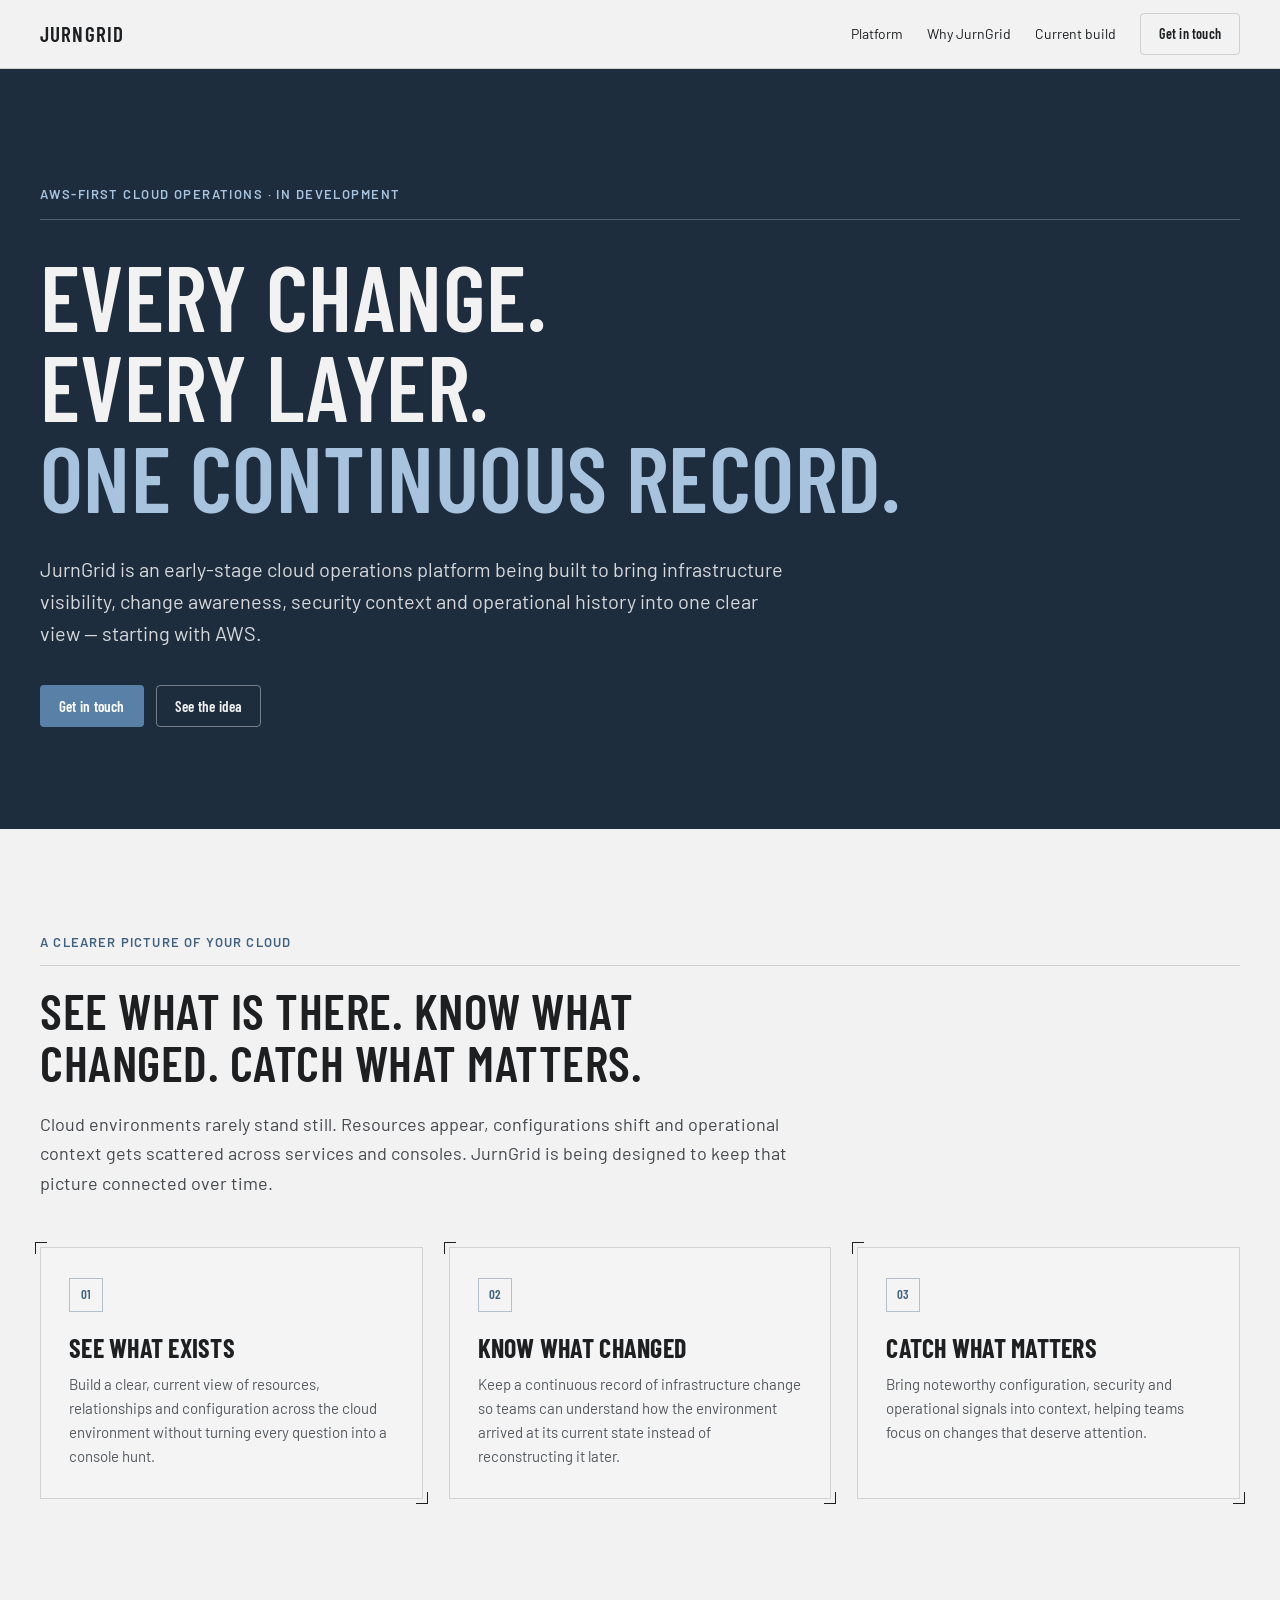
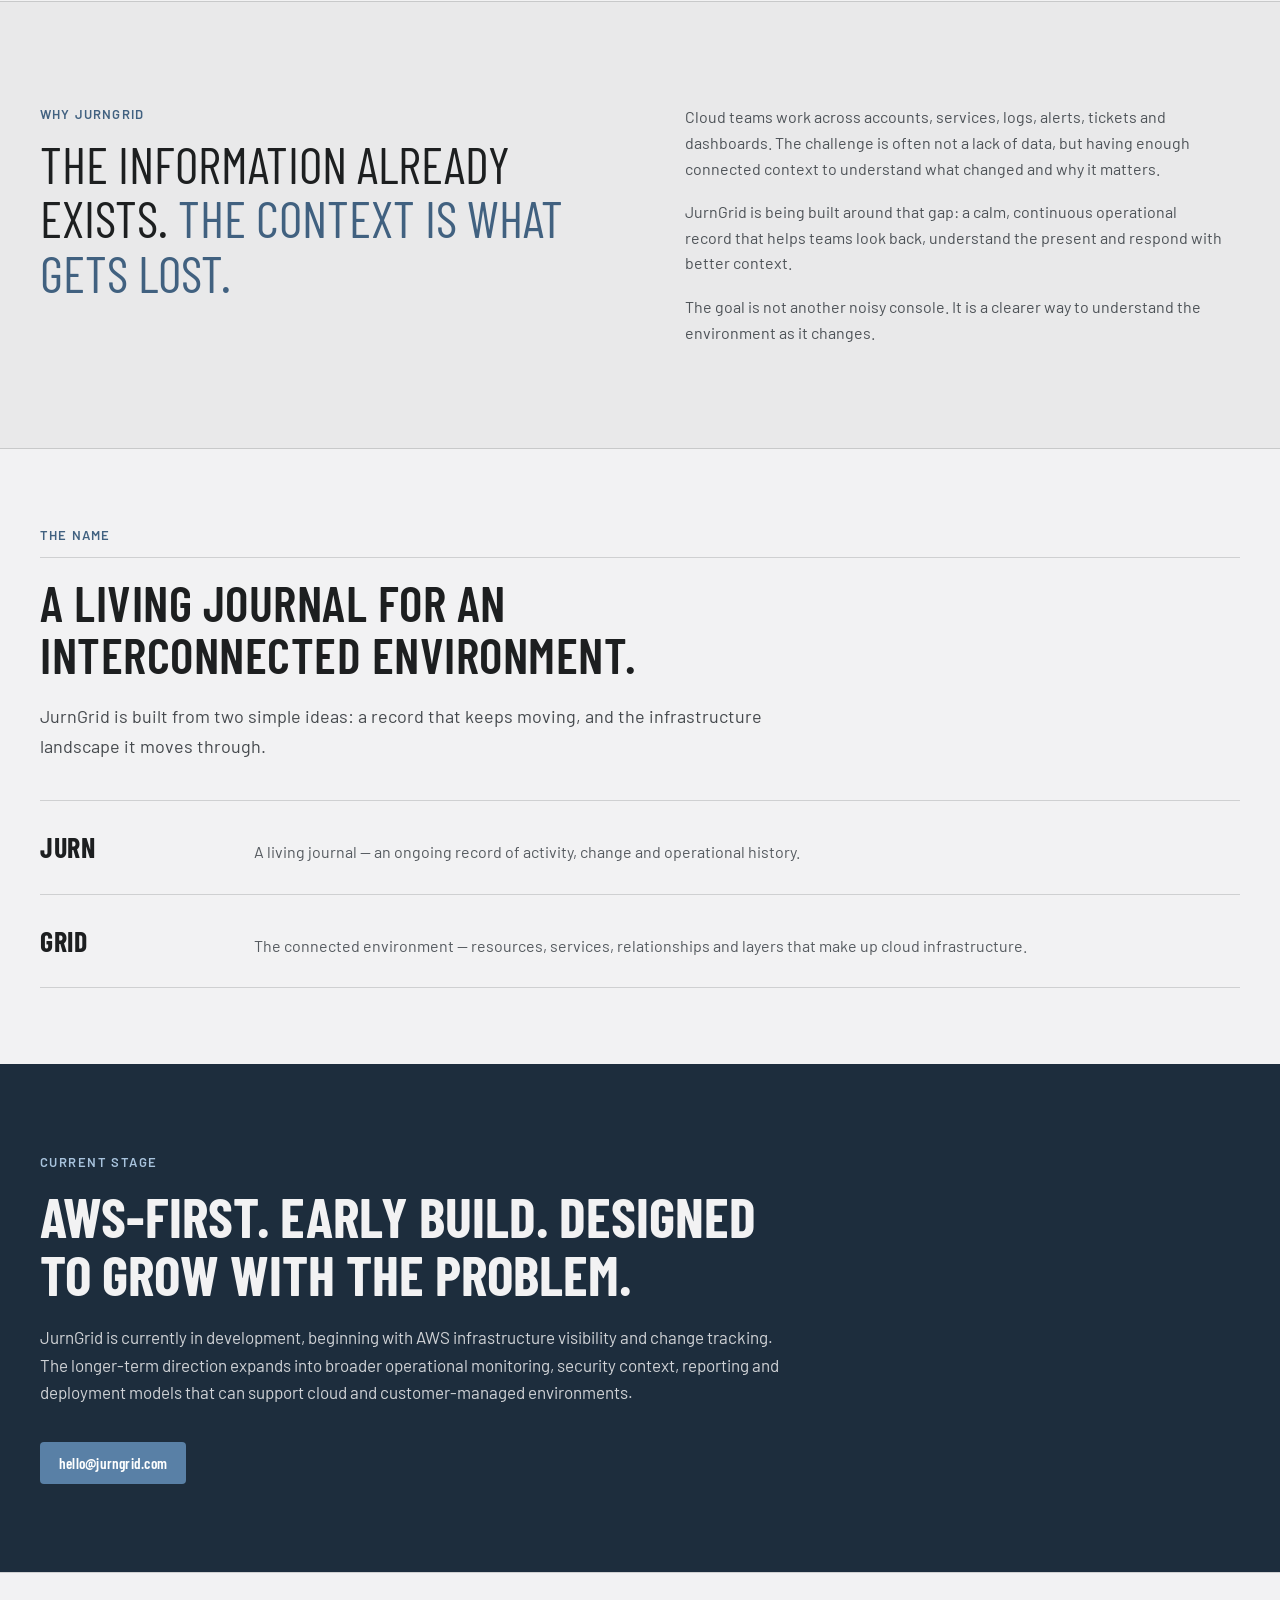
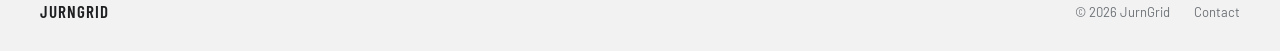
<file: index.html>
<!DOCTYPE html>
<html lang="en">
<head>
  <meta charset="utf-8">
  <meta name="viewport" content="width=device-width, initial-scale=1">
  <meta name="description" content="JurnGrid is an early-stage AWS-first cloud operations platform being built to create a continuous record of infrastructure changes, context and operational signals.">
  <meta name="theme-color" content="#1d2d3d">
  <title>JurnGrid — Every change. Every layer. One continuous record.</title>
  <link rel="stylesheet" href="styles.css">
</head>
<body>
  <nav class="nav" aria-label="Primary navigation">
    <div class="wrap nav-inner">
      <a class="brand" href="#top">JurnGrid</a>
      <a href="#platform">Platform</a>
      <a href="#why">Why JurnGrid</a>
      <a href="#build">Current build</a>
      <a class="btn btn-light nav-cta" href="mailto:hello@jurngrid.com">Get in touch</a>
    </div>
  </nav>

  <main id="top">
    <section class="hero">
      <div class="wrap hero-inner">
        <span class="eyebrow">AWS-first cloud operations · in development</span>
        <hr class="rule">
        <h1>
          Every change.<br>
          Every layer.<br>
          <span class="soft">One continuous record.</span>
        </h1>
        <p class="hero-copy">
          JurnGrid is an early-stage cloud operations platform being built to bring infrastructure visibility, change awareness, security context and operational history into one clear view — starting with AWS.
        </p>
        <div class="hero-actions">
          <a class="btn btn-primary" href="mailto:hello@jurngrid.com">Get in touch</a>
          <a class="btn btn-outline" href="#platform">See the idea</a>
        </div>
      </div>
    </section>

    <section class="section" id="platform">
      <div class="wrap">
        <span class="section-label">A clearer picture of your cloud</span>
        <hr class="section-line">
        <h2>See what is there. Know what changed. Catch what matters.</h2>
        <p class="lead">
          Cloud environments rarely stand still. Resources appear, configurations shift and operational context gets scattered across services and consoles. JurnGrid is being designed to keep that picture connected over time.
        </p>

        <div class="cards">
          <article class="blueprint">
            <div class="icon">01</div>
            <h3>See what exists</h3>
            <p>Build a clear, current view of resources, relationships and configuration across the cloud environment without turning every question into a console hunt.</p>
          </article>

          <article class="blueprint">
            <div class="icon">02</div>
            <h3>Know what changed</h3>
            <p>Keep a continuous record of infrastructure change so teams can understand how the environment arrived at its current state instead of reconstructing it later.</p>
          </article>

          <article class="blueprint">
            <div class="icon">03</div>
            <h3>Catch what matters</h3>
            <p>Bring noteworthy configuration, security and operational signals into context, helping teams focus on changes that deserve attention.</p>
          </article>
        </div>
      </div>
    </section>

    <section class="section thesis" id="why">
      <div class="wrap thesis-grid">
        <div>
          <span class="section-label">Why JurnGrid</span>
          <p class="quote">The information already exists. <span>The context is what gets lost.</span></p>
        </div>
        <div class="prose">
          <p>Cloud teams work across accounts, services, logs, alerts, tickets and dashboards. The challenge is often not a lack of data, but having enough connected context to understand what changed and why it matters.</p>
          <p>JurnGrid is being built around that gap: a calm, continuous operational record that helps teams look back, understand the present and respond with better context.</p>
          <p>The goal is not another noisy console. It is a clearer way to understand the environment as it changes.</p>
        </div>
      </div>
    </section>

    <section class="section compact" aria-labelledby="name-heading">
      <div class="wrap">
        <span class="section-label">The name</span>
        <hr class="section-line">
        <h2 id="name-heading">A living journal for an interconnected environment.</h2>
        <p class="lead">JurnGrid is built from two simple ideas: a record that keeps moving, and the infrastructure landscape it moves through.</p>

        <div style="margin-top: 38px;">
          <div class="nameplate">
            <strong>Jurn</strong>
            <p>A living journal — an ongoing record of activity, change and operational history.</p>
          </div>
          <div class="nameplate">
            <strong>Grid</strong>
            <p>The connected environment — resources, services, relationships and layers that make up cloud infrastructure.</p>
          </div>
        </div>
      </div>
    </section>

    <section class="status" id="build">
      <div class="wrap status-inner">
        <span class="eyebrow">Current stage</span>
        <h2>AWS-first. Early build. Designed to grow with the problem.</h2>
        <p>
          JurnGrid is currently in development, beginning with AWS infrastructure visibility and change tracking. The longer-term direction expands into broader operational monitoring, security context, reporting and deployment models that can support cloud and customer-managed environments.
        </p>
        <div class="hero-actions">
          <a class="btn btn-primary" href="mailto:hello@jurngrid.com">hello@jurngrid.com</a>
        </div>
      </div>
    </section>
  </main>

  <footer class="footer">
    <div class="wrap footer-inner">
      <span class="footer-brand">JurnGrid</span>
      <span>© <span id="year"></span> JurnGrid</span>
      <a href="mailto:hello@jurngrid.com">Contact</a>
    </div>
  </footer>

  <script>
    document.getElementById('year').textContent = new Date().getFullYear();
  </script>
</body>
</html>
</file>
<file: styles.css>
@import url('https://fonts.googleapis.com/css2?family=Barlow:wght@400;500;600;700&family=Barlow+Condensed:wght@500;600&display=swap');

:root {
  --bg: #f2f2f3;
  --surface: #e9e9ea;
  --text: #1d1f20;
  --muted: #666b70;
  --blue: #5980a6;
  --blue-600: #597ea3;
  --blue-700: #416180;
  --navy: #1d2d3d;
  --navy-2: #263b4e;
  --sky: #a8c3dd;
  --line: rgba(29,31,32,.16);
  --font-body: "Barlow", system-ui, -apple-system, BlinkMacSystemFont, "Segoe UI", sans-serif;
  --font-head: "Barlow Condensed", system-ui, sans-serif;
}

* { box-sizing: border-box; }
html { scroll-behavior: smooth; }
body {
  margin: 0;
  background: var(--bg);
  color: var(--text);
  font-family: var(--font-body);
  font-size: 16px;
  line-height: 1.6;
  text-wrap: pretty;
}

a { color: inherit; }
img { max-width: 100%; display: block; }
::selection { background: rgba(89,128,166,.22); }

.wrap {
  width: min(1200px, calc(100% - 40px));
  margin: 0 auto;
}

.nav {
  position: sticky;
  top: 0;
  z-index: 50;
  background: rgba(242,242,243,.94);
  backdrop-filter: blur(12px);
  border-bottom: 1px solid var(--line);
}

.nav-inner {
  min-height: 68px;
  display: flex;
  align-items: center;
  gap: 24px;
}

.brand {
  margin-right: auto;
  font-family: var(--font-head);
  font-weight: 600;
  font-size: 21px;
  letter-spacing: .055em;
  text-transform: uppercase;
  text-decoration: none;
}

.nav a:not(.brand) {
  font-size: 14px;
  text-decoration: none;
}

.nav a:hover { color: var(--blue-700); }

.btn {
  display: inline-flex;
  align-items: center;
  justify-content: center;
  min-height: 42px;
  padding: 0 18px;
  border: 1px solid transparent;
  border-radius: 4px;
  font-family: var(--font-head);
  font-size: 15px;
  font-weight: 600;
  letter-spacing: .015em;
  text-decoration: none;
  transition: 160ms ease;
}

.btn-primary { background: var(--blue); color: #fff; }
.btn-primary:hover { background: var(--blue-600); color: #fff !important; }
.btn-outline { border-color: rgba(242,242,243,.42); color: #f2f2f3; }
.btn-outline:hover { background: rgba(255,255,255,.08); color: #fff !important; }
.btn-light { border-color: var(--line); }
.btn-light:hover { background: rgba(29,31,32,.05); }

.hero {
  background:
    linear-gradient(135deg, rgba(255,255,255,.025) 0 1px, transparent 1px 32px),
    var(--navy);
  color: #f2f2f3;
}

.hero-inner { padding: clamp(64px, 9vw, 120px) 0 clamp(62px, 8vw, 104px); }
.eyebrow {
  display: block;
  margin-bottom: 14px;
  color: var(--sky);
  font-size: 13px;
  font-weight: 600;
  letter-spacing: .11em;
  text-transform: uppercase;
}
.rule { height: 1px; border: 0; background: rgba(242,242,243,.24); margin: 0 0 30px; }
.hero h1 {
  max-width: 940px;
  margin: 0;
  font-family: var(--font-head);
  font-size: clamp(48px, 7.2vw, 94px);
  font-weight: 600;
  line-height: .98;
  letter-spacing: .005em;
  text-transform: uppercase;
}
.hero h1 .soft { color: var(--sky); }
.hero-copy {
  max-width: 760px;
  margin: 32px 0 0;
  color: rgba(242,242,243,.87);
  font-size: clamp(17px, 1.6vw, 20px);
  line-height: 1.6;
}
.hero-actions { display: flex; flex-wrap: wrap; gap: 12px; margin-top: 36px; }

.section { padding: clamp(62px, 8vw, 104px) 0; }
.section.compact { padding: clamp(46px, 6vw, 76px) 0; }
.section-label {
  display: block;
  margin-bottom: 12px;
  color: var(--blue-700);
  font-size: 13px;
  font-weight: 600;
  letter-spacing: .09em;
  text-transform: uppercase;
}
.section-line { height: 1px; border: 0; background: var(--line); margin: 0 0 18px; }
.section h2 {
  max-width: 760px;
  margin: 0;
  font-family: var(--font-head);
  font-size: clamp(34px, 4vw, 50px);
  font-weight: 600;
  line-height: 1.04;
  text-transform: uppercase;
  letter-spacing: .01em;
}
.lead {
  max-width: 760px;
  margin: 22px 0 0;
  font-size: 18px;
  line-height: 1.65;
  color: #45494d;
}

.cards {
  display: grid;
  grid-template-columns: repeat(3, minmax(0,1fr));
  gap: 26px;
  margin-top: 48px;
}

.blueprint {
  position: relative;
  border: 1px solid var(--line);
  padding: 30px 28px;
  min-height: 240px;
  background: rgba(255,255,255,.16);
}
.blueprint::before,
.blueprint::after {
  content: "";
  position: absolute;
  width: 11px;
  height: 11px;
  border-color: rgba(29,31,32,.42);
}
.blueprint::before { left: -6px; top: -6px; border-left: 1px solid; border-top: 1px solid; }
.blueprint::after { right: -6px; bottom: -6px; border-right: 1px solid; border-bottom: 1px solid; }
.icon {
  width: 34px;
  height: 34px;
  display: grid;
  place-items: center;
  border: 1px solid rgba(65,97,128,.36);
  color: var(--blue-700);
  font-family: var(--font-head);
  font-weight: 600;
  font-size: 13px;
}
.blueprint h3 {
  margin: 22px 0 10px;
  font-family: var(--font-head);
  font-size: 26px;
  line-height: 1.08;
  text-transform: uppercase;
  letter-spacing: .01em;
}
.blueprint p { margin: 0; color: #555a5f; font-size: 15px; }

.thesis {
  background: var(--surface);
  border-block: 1px solid var(--line);
}
.thesis-grid {
  display: grid;
  grid-template-columns: minmax(0,1fr) minmax(0,1fr);
  gap: clamp(38px, 7vw, 90px);
  align-items: start;
}
.quote {
  margin: 0;
  font-family: var(--font-head);
  font-size: clamp(34px, 4vw, 52px);
  line-height: 1.06;
  text-transform: uppercase;
}
.quote span { color: var(--blue-700); }
.prose p { margin: 0 0 18px; color: #4d5257; }
.prose p:last-child { margin-bottom: 0; }

.nameplate {
  display: grid;
  grid-template-columns: 180px 1fr;
  gap: 34px;
  align-items: baseline;
  padding: 24px 0;
  border-top: 1px solid var(--line);
}
.nameplate:last-child { border-bottom: 1px solid var(--line); }
.nameplate strong {
  font-family: var(--font-head);
  font-size: 28px;
  text-transform: uppercase;
  letter-spacing: .025em;
}
.nameplate p { margin: 0; color: #555a5f; }

.status {
  background: var(--navy);
  color: #f2f2f3;
}
.status-inner { padding: clamp(58px, 7vw, 88px) 0; }
.status h2 {
  max-width: 760px;
  margin: 0;
  font-family: var(--font-head);
  font-size: clamp(36px, 4.5vw, 56px);
  line-height: 1.03;
  text-transform: uppercase;
}
.status p {
  max-width: 740px;
  color: rgba(242,242,243,.84);
  font-size: 17px;
  margin: 22px 0 0;
}
.status .eyebrow { margin-bottom: 14px; }

.footer { border-top: 1px solid var(--line); }
.footer-inner {
  min-height: 78px;
  display: flex;
  flex-wrap: wrap;
  align-items: center;
  gap: 8px 24px;
  color: #6d7276;
  font-size: 13px;
}
.footer-brand {
  margin-right: auto;
  color: var(--text);
  font-family: var(--font-head);
  font-size: 17px;
  font-weight: 600;
  letter-spacing: .055em;
  text-transform: uppercase;
}
.footer a { text-decoration: none; }

@media (max-width: 820px) {
  .nav a:not(.brand):not(.nav-cta) { display: none; }
  .cards { grid-template-columns: 1fr; }
  .blueprint { min-height: 0; }
  .thesis-grid { grid-template-columns: 1fr; }
  .nameplate { grid-template-columns: 1fr; gap: 4px; }
}

@media (max-width: 520px) {
  .wrap { width: min(100% - 28px, 1200px); }
  .hero h1 { font-size: clamp(44px, 14vw, 66px); }
  .nav-inner { min-height: 60px; }
  .nav-cta { padding-inline: 13px; }
}

@media (prefers-reduced-motion: reduce) {
  html { scroll-behavior: auto; }
  * { transition: none !important; }
}
</file>
